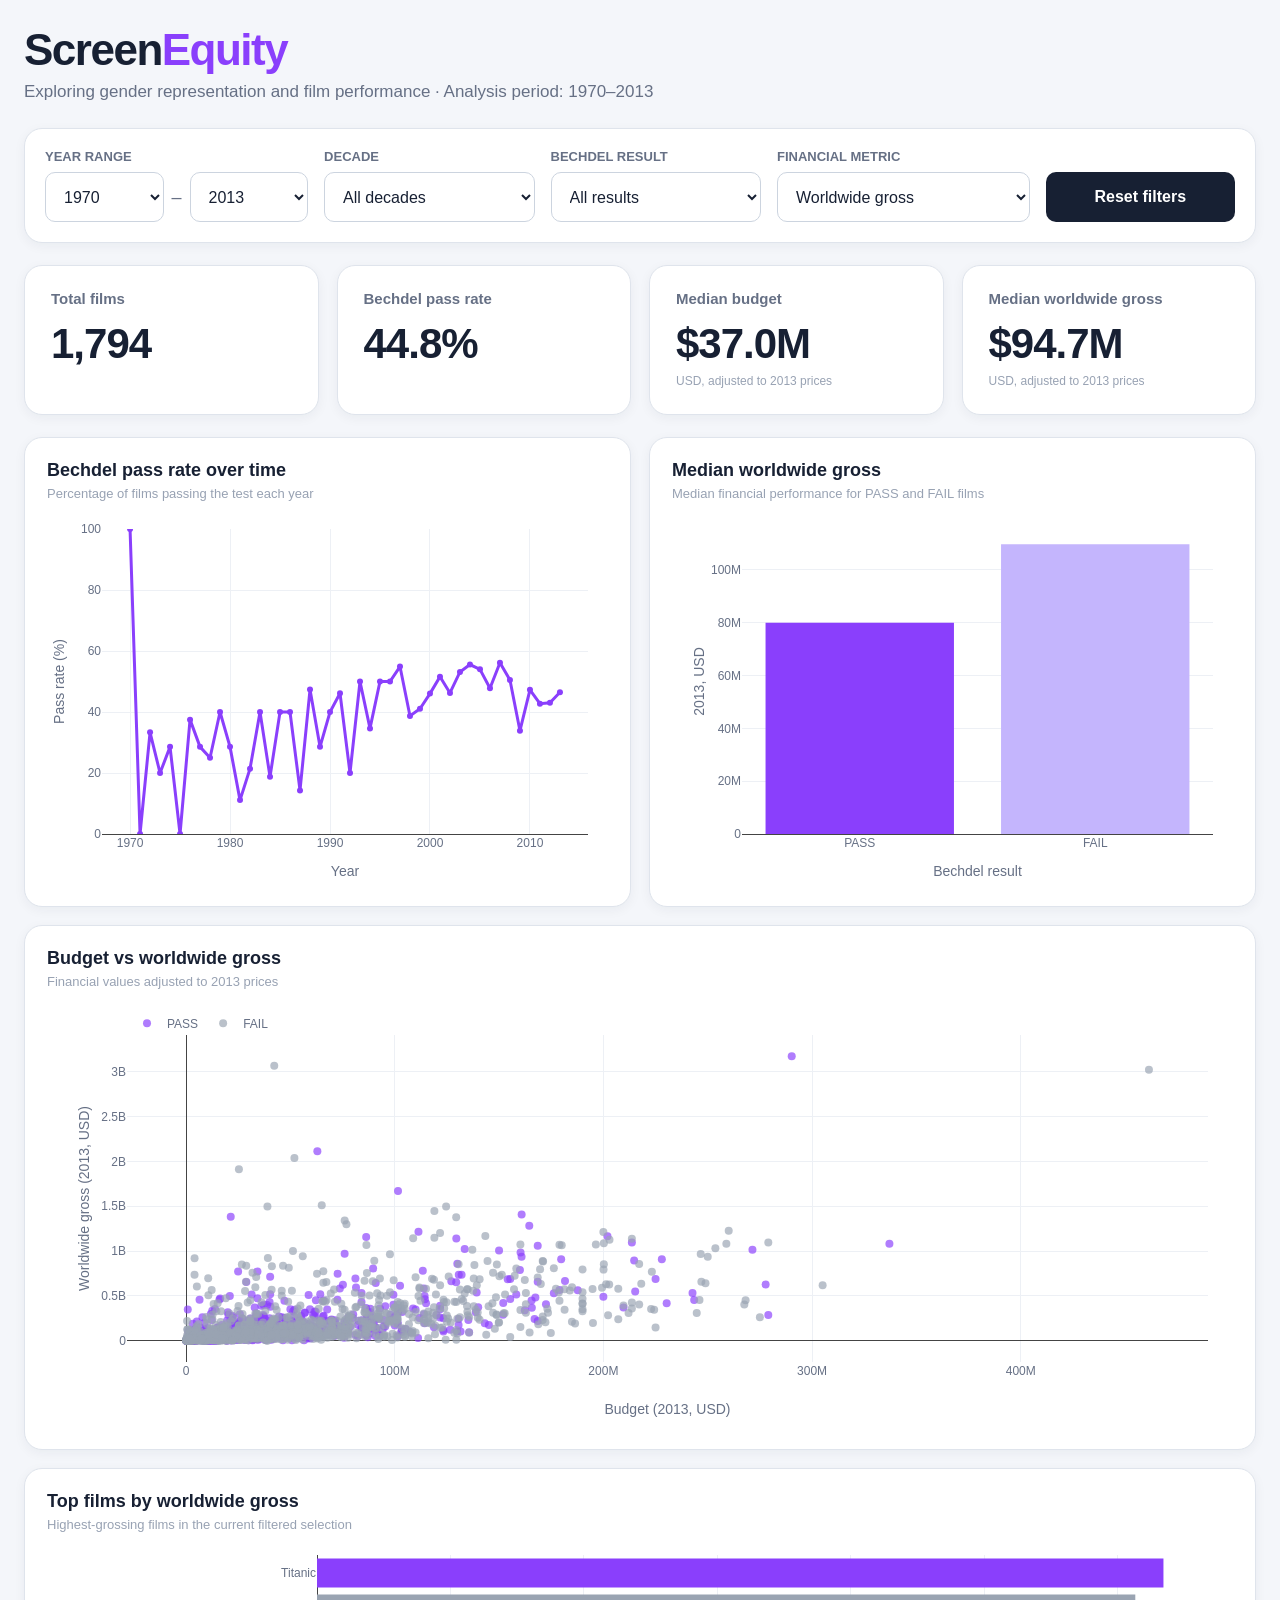
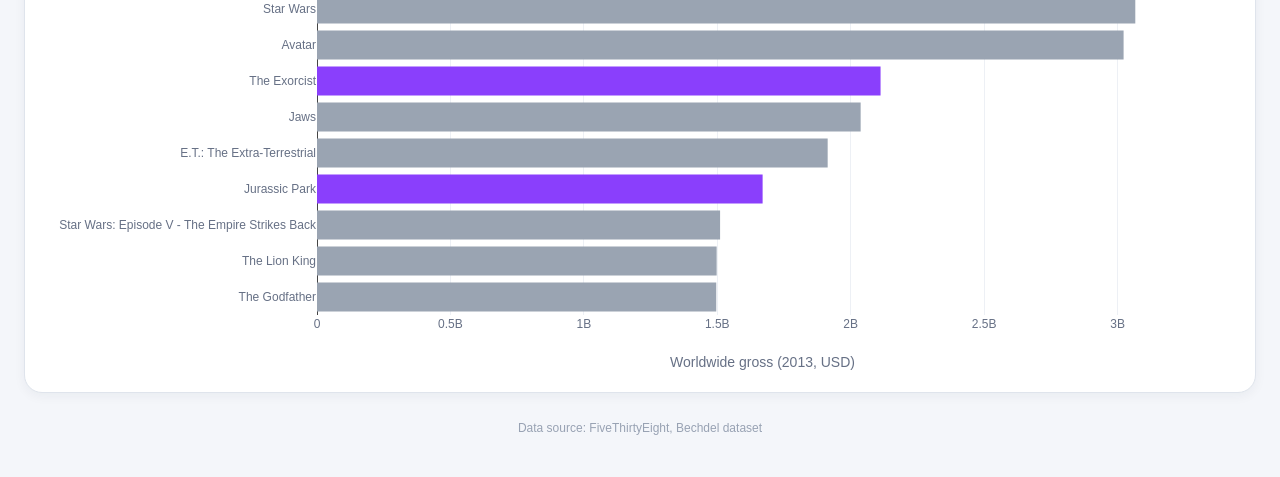
<file: prototype_2/index.html>
<!DOCTYPE html>
<html lang="en">

<head>
    <meta charset="UTF-8">

    <meta
        name="viewport"
        content="width=device-width, initial-scale=1.0"
    >

    <title>ScreenEquity</title>

    <link
        rel="stylesheet"
        href="css/styles.css"
    >

    <script src="https://cdn.plot.ly/plotly-2.35.2.min.js"></script>
</head>

<body>

    <main class="page">

        <!-- HEADER -->

        <header class="header">
            <h1>
                Screen<span>Equity</span>
            </h1>

            <p>
                Exploring gender representation and film performance ·
                Analysis period: 1970–2013
            </p>
        </header>


        <!-- FILTERS -->

        <section class="filter-card">

            <div class="filter-group year-filter">
                <label>YEAR RANGE</label>

                <div class="year-controls">
                    <select id="yearStart"></select>

                    <span>–</span>

                    <select id="yearEnd"></select>
                </div>
            </div>


            <div class="filter-group">
                <label for="decadeFilter">
                    DECADE
                </label>

                <select id="decadeFilter">
                    <option value="all">
                        All decades
                    </option>
                </select>
            </div>


            <div class="filter-group">
                <label for="resultFilter">
                    BECHDEL RESULT
                </label>

                <select id="resultFilter">
                    <option value="all">
                        All results
                    </option>

                    <option value="PASS">
                        PASS
                    </option>

                    <option value="FAIL">
                        FAIL
                    </option>
                </select>
            </div>


            <div class="filter-group">
                <label for="financialMetric">
                    FINANCIAL METRIC
                </label>

                <select id="financialMetric">
                    <option value="budget_2013$">
                        Budget
                    </option>

                    <option value="domgross_2013$">
                        Domestic gross
                    </option>

                    <option
                        value="intgross_2013$"
                        selected
                    >
                        Worldwide gross
                    </option>

                    <option value="PROFIT_2013">
                        Profit
                    </option>
                </select>
            </div>


            <button id="resetFilters">
                Reset filters
            </button>

        </section>


        <!-- KPI -->

        <section class="kpi-grid">

            <article class="kpi-card">
                <p>Total films</p>
                <h2 id="totalFilms">—</h2>
            </article>

            <article class="kpi-card">
                <p>Bechdel pass rate</p>
                <h2 id="passRate">—</h2>
            </article>

            <article class="kpi-card">
                <p>Median budget</p>
                <h2 id="medianBudget">—</h2>
                <span>USD, adjusted to 2013 prices</span>
            </article>

            <article class="kpi-card">
                <p>Median worldwide gross</p>
                <h2 id="medianGross">—</h2>
                <span>USD, adjusted to 2013 prices</span>
            </article>

        </section>


        <!-- MAIN CHARTS -->

        <section class="dashboard-grid">

            <article class="chart-card">
                <div class="chart-heading">
                    <div>
                        <h3>Bechdel pass rate over time</h3>

                        <p>
                            Percentage of films passing the test
                            each year
                        </p>
                    </div>
                </div>

                <div
                    id="passRateChart"
                    class="chart"
                ></div>
            </article>


            <article class="chart-card">
                <div class="chart-heading">
                    <div>
                        <h3 id="financialChartTitle">
                            Financial comparison
                        </h3>

                        <p>
                            Median financial performance for
                            PASS and FAIL films
                        </p>
                    </div>
                </div>

                <div
                    id="financialChart"
                    class="chart"
                ></div>
            </article>

        </section>


        <!-- SCATTER -->

        <section class="wide-card">

            <div class="chart-heading">
                <div>
                    <h3>Budget vs worldwide gross</h3>

                    <p>
                        Financial values adjusted to 2013 prices
                    </p>
                </div>
            </div>

            <div
                id="scatterChart"
                class="chart large-chart"
            ></div>

        </section>


        <!-- TOP FILMS -->

        <section class="wide-card">

            <div class="chart-heading">
                <div>
                    <h3>Top films by worldwide gross</h3>

                    <p>
                        Highest-grossing films in the current
                        filtered selection
                    </p>
                </div>
            </div>

            <div
                id="topFilmsChart"
                class="chart large-chart"
            ></div>

        </section>


        <!-- FOOTER -->

        <footer>
            <p>
                Data source: FiveThirtyEight, Bechdel dataset
            </p>
        </footer>

    </main>


    <script src="js/app.js"></script>

</body>

</html>
</file>
<file: prototype_2/css/styles.css>
/* GENERAL */

* {
    box-sizing: border-box;
}

body {
    margin: 0;
    background: #f4f6fa;
    color: #172033;
    font-family:
        Inter,
        -apple-system,
        BlinkMacSystemFont,
        "Segoe UI",
        sans-serif;
}

.page {
    width: min(1440px, calc(100% - 48px));
    margin: 0 auto;
    padding: 28px 0 36px;
}


/* HEADER */

.header {
    margin-bottom: 26px;
}

.header h1 {
    margin: 0;
    font-size: 44px;
    line-height: 1;
    letter-spacing: -1.5px;
    color: #172033;
}

.header h1 span {
    color: #8a3ffc;
}

.header p {
    margin: 10px 0 0;
    font-size: 17px;
    color: #667085;
}


/* FILTERS */

.filter-card {
    display: grid;
    grid-template-columns:
        1.25fr
        1fr
        1fr
        1.2fr
        0.9fr;

    gap: 16px;

    align-items: end;

    background: white;
    border: 1px solid #dfe4ec;
    border-radius: 18px;
    padding: 20px;

    box-shadow:
        0 3px 12px rgba(18, 32, 51, 0.05);
}

.filter-group {
    min-width: 0;
}

.filter-group label {
    display: block;
    margin-bottom: 8px;

    color: #667085;
    font-size: 13px;
    font-weight: 700;
}

select,
button {
    width: 100%;
    height: 50px;

    border-radius: 10px;
    font-size: 16px;
}

select {
    padding: 0 14px;
    background: white;
    color: #172033;

    border: 1px solid #ccd4df;
}

select:focus {
    outline: 2px solid rgba(138, 63, 252, 0.18);
    border-color: #8a3ffc;
}

.year-controls {
    display: grid;
    grid-template-columns: 1fr auto 1fr;
    gap: 8px;
    align-items: center;
}

.year-controls span {
    color: #667085;
    font-size: 18px;
}

button {
    border: none;
    background: #172033;
    color: white;

    font-weight: 700;
    cursor: pointer;

    transition:
        transform 0.15s ease,
        opacity 0.15s ease;
}

button:hover {
    opacity: 0.92;
}

button:active {
    transform: translateY(1px);
}


/* KPI */

.kpi-grid {
    display: grid;
    grid-template-columns: repeat(4, 1fr);
    gap: 18px;

    margin-top: 22px;
}

.kpi-card {
    min-height: 150px;

    padding: 24px 26px;

    background: white;
    border: 1px solid #dfe4ec;
    border-radius: 18px;

    box-shadow:
        0 3px 12px rgba(18, 32, 51, 0.05);
}

.kpi-card p {
    margin: 0 0 16px;

    color: #667085;
    font-size: 15px;
    font-weight: 700;
}

.kpi-card h2 {
    margin: 0;

    color: #172033;
    font-size: 42px;
    line-height: 1;
    letter-spacing: -1px;
}

.kpi-card span {
    display: block;
    margin-top: 9px;

    color: #98a2b3;
    font-size: 12px;
}


/* CHARTS */

.dashboard-grid {
    display: grid;
    grid-template-columns: 1fr 1fr;
    gap: 18px;

    margin-top: 22px;
}

.chart-card,
.wide-card {
    background: white;
    border: 1px solid #dfe4ec;
    border-radius: 18px;

    box-shadow:
        0 3px 12px rgba(18, 32, 51, 0.05);
}

.chart-card {
    min-height: 470px;
    padding: 22px;
}

.wide-card {
    margin-top: 18px;
    padding: 22px;
}

.chart-heading {
    display: flex;
    justify-content: space-between;
    align-items: flex-start;

    margin-bottom: 8px;
}

.chart-heading h3 {
    margin: 0;

    color: #172033;
    font-size: 18px;
}

.chart-heading p {
    margin: 5px 0 0;

    color: #98a2b3;
    font-size: 13px;
}

.chart {
    width: 100%;
    height: 370px;
}

.large-chart {
    height: 430px;
}


/* FOOTER */

footer {
    padding: 28px 0 6px;
}

footer p {
    margin: 0;

    text-align: center;
    color: #98a2b3;
    font-size: 12px;
}


/* RESPONSIVE */

@media (max-width: 1150px) {

    .filter-card {
        grid-template-columns:
            repeat(2, 1fr);
    }

    #resetFilters {
        grid-column: span 2;
    }

    .kpi-grid {
        grid-template-columns:
            repeat(2, 1fr);
    }

}


@media (max-width: 800px) {

    .page {
        width: min(100% - 24px, 1440px);
    }

    .header h1 {
        font-size: 36px;
    }

    .filter-card {
        grid-template-columns: 1fr;
    }

    #resetFilters {
        grid-column: auto;
    }

    .kpi-grid {
        grid-template-columns: 1fr;
    }

    .dashboard-grid {
        grid-template-columns: 1fr;
    }

    .chart {
        height: 340px;
    }

}
</file>
